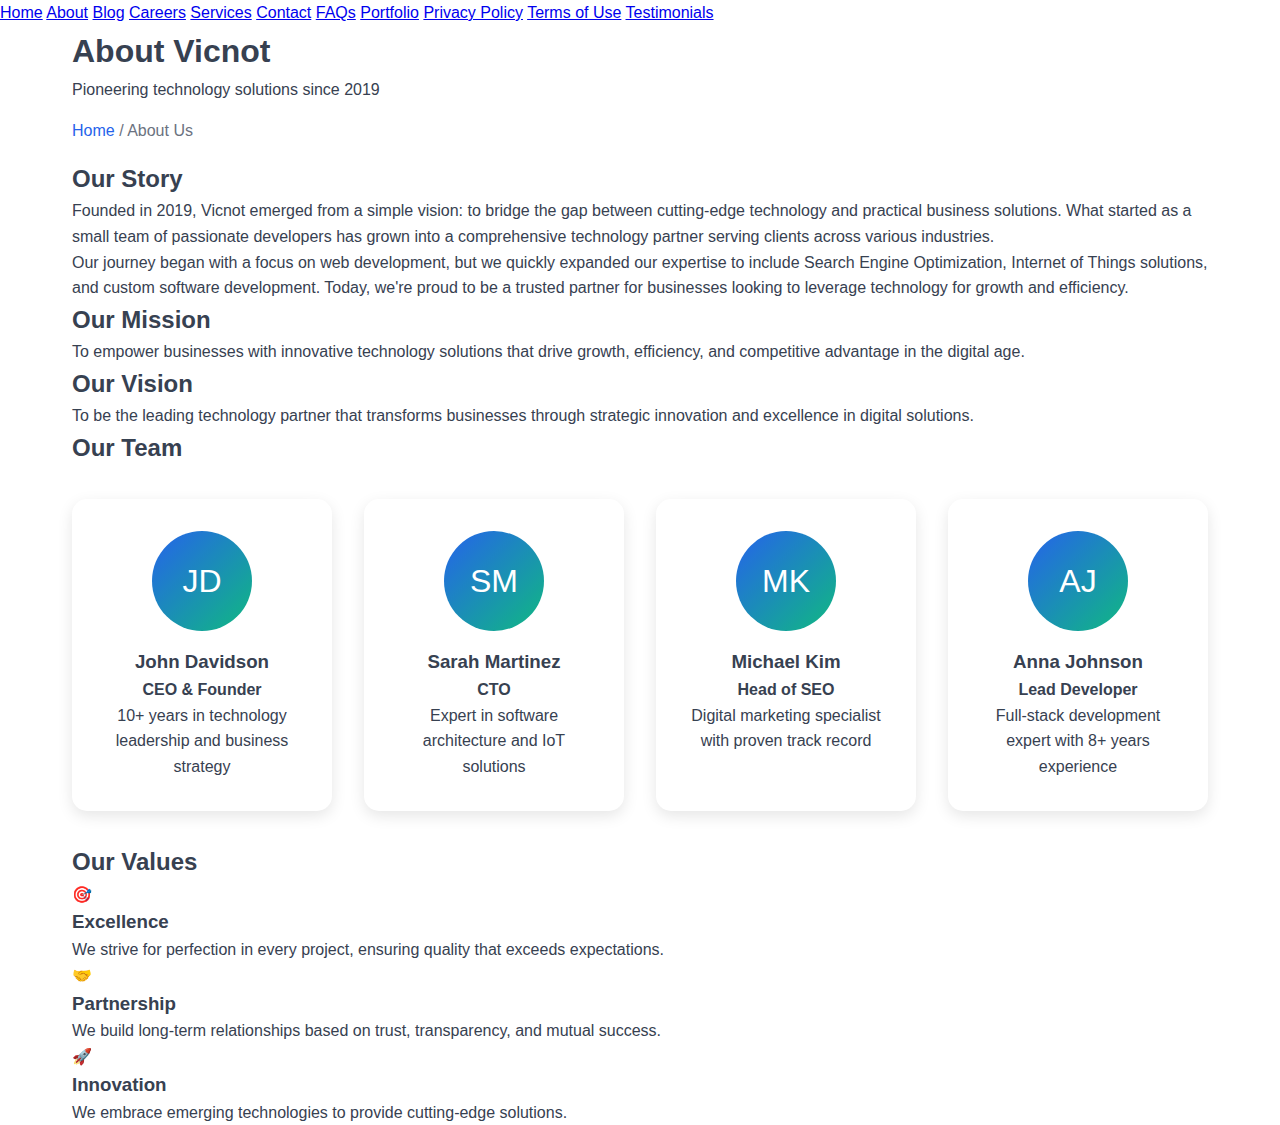
<file: modified website/about/about.html>
<!DOCTYPE html>
<html lang="en">
<head>
    <meta charset="UTF-8" />
    <meta name="viewport" content="width=device-width, initial-scale=1" />
    <meta name="description" content="Vicnot - Leading technology company specializing in SEO, IoT Solutions, and Custom Software Development" />
    <meta name="keywords" content="SEO, IoT, Software Development, Technology Solutions" />
    <title>About Vicnot | Vicnot Technology Solutions</title>
    <link rel="stylesheet" href="../css/style.css" />
</head>
<body>
    <nav aria-label="Primary navigation">
  <a href="index.html">Home</a>
  <a href="about.html">About</a>
  <a href="blog.html">Blog</a>
  <a href="careers.html">Careers</a>
  <a href="services.html">Services</a>
  <a href="contact.html">Contact</a>
  <a href="faqs.html">FAQs</a>
  <a href="portfolio.html">Portfolio</a>
  <a href="privacy.html">Privacy Policy</a>
  <a href="terms.html">Terms of Use</a>
  <a href="testimonials.html">Testimonials</a>
</nav>

    <main>
        <section id="about" class="section about-section">
          <div class="container">
            <h1>About Vicnot</h1>
            <p class="subtitle">Pioneering technology solutions since 2019</p>
            <nav class="breadcrumb">
              <a href="#" onclick="showPage('home')">Home</a> / About Us
            </nav>
            <article class="about-story">
              <h2>Our Story</h2>
              <p>
                Founded in 2019, Vicnot emerged from a simple vision: to bridge the gap between cutting-edge technology and practical business solutions. What started as a small team of passionate developers has grown into a comprehensive technology partner serving clients across various industries.
              </p>
              <p>
                Our journey began with a focus on web development, but we quickly expanded our expertise to include Search Engine Optimization, Internet of Things solutions, and custom software development. Today, we're proud to be a trusted partner for businesses looking to leverage technology for growth and efficiency.
              </p>
            </article>
            <article class="about-mission-vision">
              <h2>Our Mission</h2>
              <p>To empower businesses with innovative technology solutions that drive growth, efficiency, and competitive advantage in the digital age.</p>
              <h2>Our Vision</h2>
              <p>To be the leading technology partner that transforms businesses through strategic innovation and excellence in digital solutions.</p>
            </article>
            <section class="team">
              <h2>Our Team</h2>
              <div class="team-grid">
                <div class="team-member">
                  <div class="team-avatar">JD</div>
                  <h3>John Davidson</h3>
                  <p><strong>CEO &amp; Founder</strong></p>
                  <p>10+ years in technology leadership and business strategy</p>
                </div>
                <div class="team-member">
                  <div class="team-avatar">SM</div>
                  <h3>Sarah Martinez</h3>
                  <p><strong>CTO</strong></p>
                  <p>Expert in software architecture and IoT solutions</p>
                </div>
                <div class="team-member">
                  <div class="team-avatar">MK</div>
                  <h3>Michael Kim</h3>
                  <p><strong>Head of SEO</strong></p>
                  <p>Digital marketing specialist with proven track record</p>
                </div>
                <div class="team-member">
                  <div class="team-avatar">AJ</div>
                  <h3>Anna Johnson</h3>
                  <p><strong>Lead Developer</strong></p>
                  <p>Full-stack development expert with 8+ years experience</p>
                </div>
              </div>
            </section>
            <section class="values">
              <h2>Our Values</h2>
              <div class="values-grid">
                <div class="value-card">
                  <div class="value-icon">🎯</div>
                  <h3>Excellence</h3>
                  <p>We strive for perfection in every project, ensuring quality that exceeds expectations.</p>
                </div>
                <div class="value-card">
                  <div class="value-icon">🤝</div>
                  <h3>Partnership</h3>
                  <p>We build long-term relationships based on trust, transparency, and mutual success.</p>
                </div>
                <div class="value-card">
                  <div class="value-icon">🚀</div>
                  <h3>Innovation</h3>
                  <p>We embrace emerging technologies to provide cutting-edge solutions.</p>
                </div>
              </div>
            </section>
          </div>
        </section>
    </main>
</body>
</html>
</file>
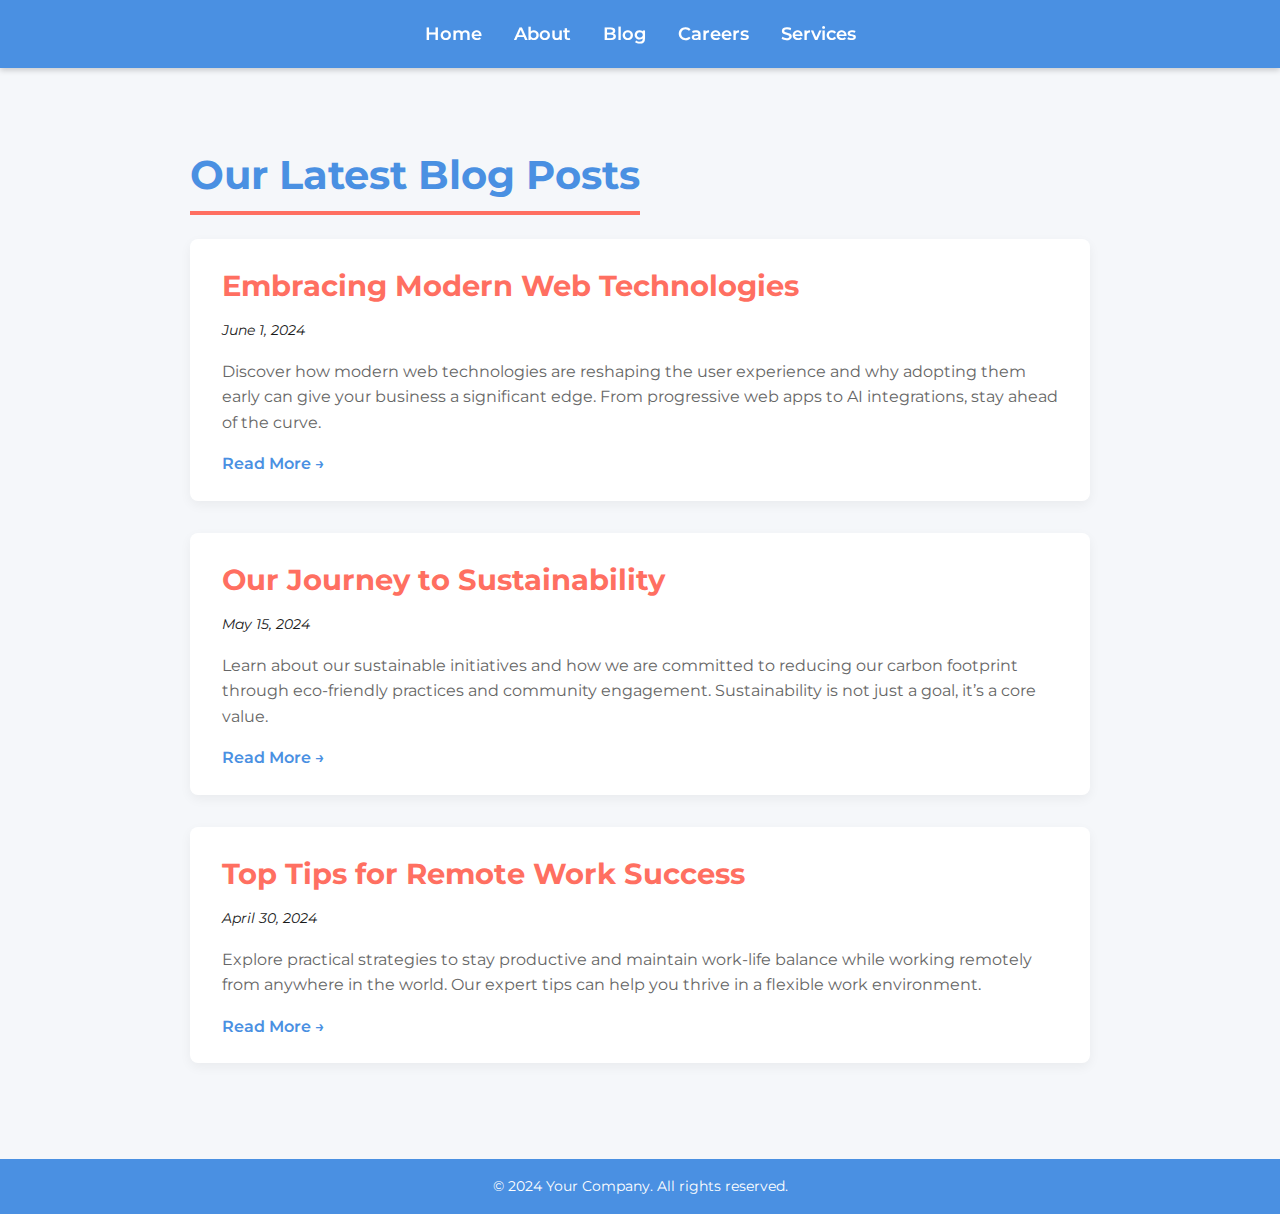
<file: modified website/blog/blog.html>
<!DOCTYPE html>
<html lang="en">
<head>
  <meta charset="UTF-8" />
  <meta name="viewport" content="width=device-width, initial-scale=1" />
  <title>Blog - Your Company</title>
  <style>
    @import url('https://fonts.googleapis.com/css2?family=Montserrat:wght@400;700&display=swap');

    :root {
      --color-primary: #4a90e2;
      --color-secondary: #f5f7fa;
      --color-accent: #ff6f61;
      --color-dark: #1a1a1a;
      --color-light-text: #666666;
    }

    body {
      margin: 0;
      font-family: 'Montserrat', sans-serif;
      background-color: var(--color-secondary);
      color: var(--color-dark);
      line-height: 1.6;
      min-height: 100vh;
      display: flex;
      flex-direction: column;
    }

    header {
      background-color: var(--color-primary);
      color: white;
      padding: 1.25rem 2rem;
      position: sticky;
      top: 0;
      z-index: 1000;
      box-shadow: 0 2px 6px rgba(0,0,0,0.2);
    }

    header nav {
      display: flex;
      justify-content: center;
      gap: 2rem;
    }

    header nav a {
      color: white;
      text-decoration: none;
      font-weight: 600;
      font-size: 1.1rem;
      transition: color 0.3s ease;
    }

    header nav a:hover,
    header nav a:focus {
      color: var(--color-accent);
      outline: none;
    }
    
    main {
      max-width: 900px;
      margin: 3rem auto 4rem auto;
      padding: 0 1rem;
      flex-grow: 1;
    }

    h1 {
      font-size: 2.5rem;
      color: var(--color-primary);
      margin-bottom: 1.5rem;
      border-bottom: 4px solid var(--color-accent);
      display: inline-block;
      padding-bottom: 0.25rem;
    }

    article.post {
      background-color: white;
      padding: 1.5rem 2rem;
      margin-bottom: 2rem;
      border-radius: 8px;
      box-shadow: 0 4px 12px rgba(0,0,0,0.05);
      transition: box-shadow 0.3s ease;
    }

    article.post:hover,
    article.post:focus-within {
      box-shadow: 0 8px 20px rgba(0,0,0,0.1);
    }

    article.post h2 {
      color: var(--color-accent);
      margin-top: 0;
      font-weight: 700;
      font-size: 1.8rem;
      margin-bottom: 0.5rem;
    }

    article.post p {
      color: var(--color-light-text);
      font-size: 1rem;
      margin-bottom: 1rem;
    }

    article.post time {
      color: var(--color-dark);
      font-size: 0.875rem;
      font-style: italic;
    }

    footer {
      text-align: center;
      padding: 1rem;
      background-color: var(--color-primary);
      color: white;
      font-size: 0.9rem;
      margin-top: auto;
    }

    /* Responsive */
    @media (max-width: 600px) {
      main {
        margin: 2rem 0 3rem 0;
        padding: 0 1rem;
      }
      article.post {
        padding: 1rem 1.25rem;
      }
    }

  </style>
</head>
<body>
  <header>
    <nav aria-label="Primary navigation">
      <a href="index.html">Home</a>
      <a href="about.html">About</a>
      <a href="blog.html" aria-current="page">Blog</a>
      <a href="careers.html">Careers</a>
      <a href="services.html">Services</a>
    </nav>
  </header>

  <main>
    <h1>Our Latest Blog Posts</h1>
    
    <article class="post" tabindex="0">
      <h2>Embracing Modern Web Technologies</h2>
      <time datetime="2024-06-01">June 1, 2024</time>
      <p>Discover how modern web technologies are reshaping the user experience and why adopting them early can give your business a significant edge. From progressive web apps to AI integrations, stay ahead of the curve.</p>
      <a href="#" aria-label="Read more about Embracing Modern Web Technologies" style="color: var(--color-primary); font-weight: 600; text-decoration: none;">Read More &rarr;</a>
    </article>

    <article class="post" tabindex="0">
      <h2>Our Journey to Sustainability</h2>
      <time datetime="2024-05-15">May 15, 2024</time>
      <p>Learn about our sustainable initiatives and how we are committed to reducing our carbon footprint through eco-friendly practices and community engagement. Sustainability is not just a goal, it’s a core value.</p>
      <a href="#" aria-label="Read more about Our Journey to Sustainability" style="color: var(--color-primary); font-weight: 600; text-decoration: none;">Read More &rarr;</a>
    </article>

    <article class="post" tabindex="0">
      <h2>Top Tips for Remote Work Success</h2>
      <time datetime="2024-04-30">April 30, 2024</time>
      <p>Explore practical strategies to stay productive and maintain work-life balance while working remotely from anywhere in the world. Our expert tips can help you thrive in a flexible work environment.</p>
      <a href="#" aria-label="Read more about Top Tips for Remote Work Success" style="color: var(--color-primary); font-weight: 600; text-decoration: none;">Read More &rarr;</a>
    </article>
  </main>

  <footer>
    &copy; 2024 Your Company. All rights reserved.
  </footer>
</body>
</html>
</file>
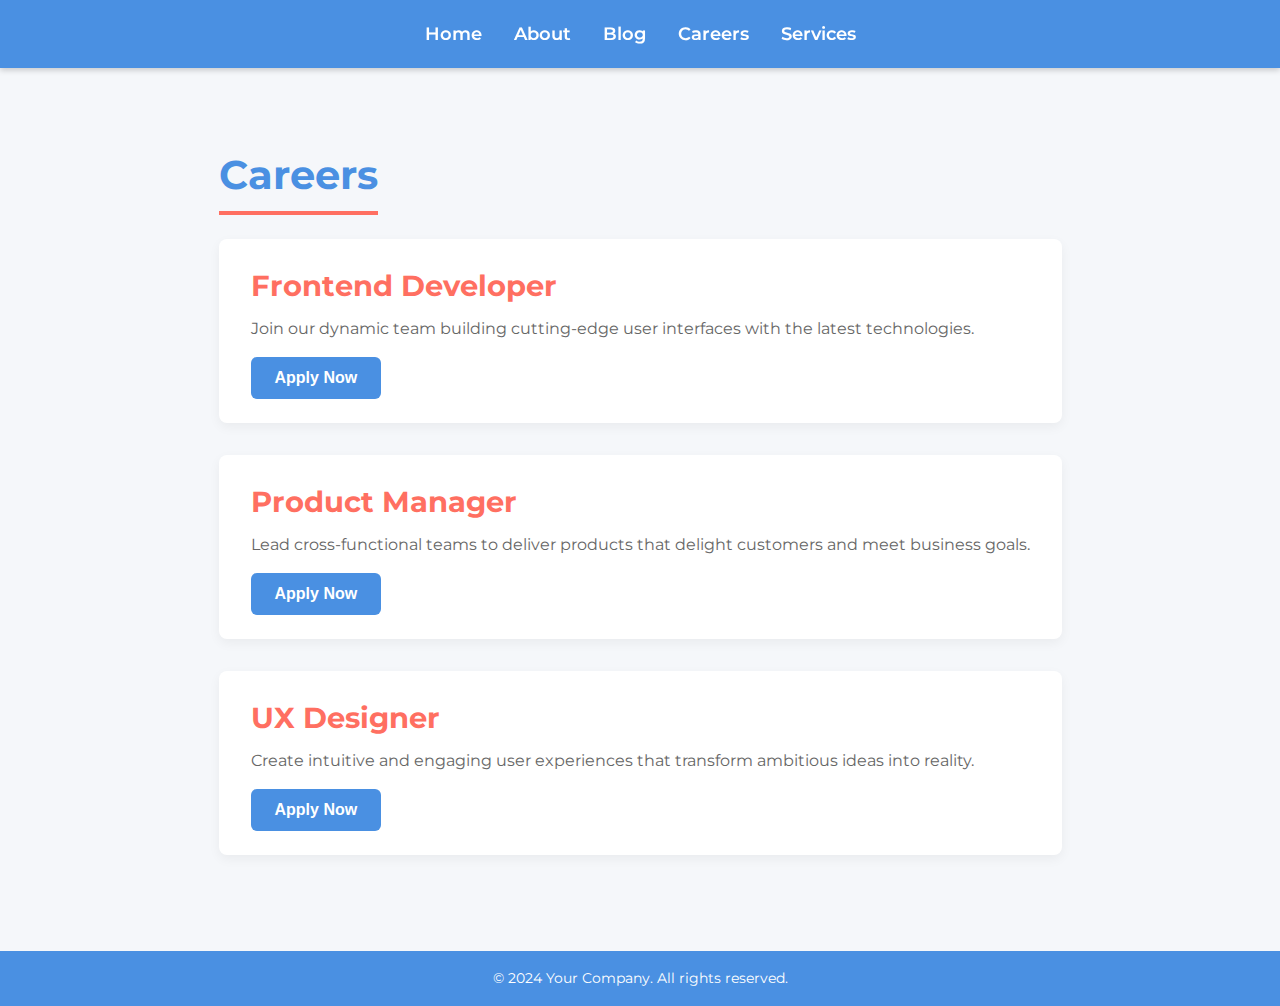
<file: modified website/careers/careers.html>
<!DOCTYPE html>
<html lang="en">
<head>
  <meta charset="UTF-8" />
  <meta name="viewport" content="width=device-width, initial-scale=1" />
  <title>Careers - Your Company</title>
  <style>
    @import url('https://fonts.googleapis.com/css2?family=Montserrat:wght@400;700&display=swap');

    :root {
      --color-primary: #4a90e2;
      --color-secondary: #f5f7fa;
      --color-accent: #ff6f61;
      --color-dark: #1a1a1a;
      --color-light-text: #666666;
    }

    body {
      margin: 0;
      font-family: 'Montserrat', sans-serif;
      background-color: var(--color-secondary);
      color: var(--color-dark);
      line-height: 1.6;
      min-height: 100vh;
      display: flex;
      flex-direction: column;
    }

    header {
      background-color: var(--color-primary);
      color: white;
      padding: 1.25rem 2rem;
      position: sticky;
      top: 0;
      z-index: 1000;
      box-shadow: 0 2px 6px rgba(0,0,0,0.2);
    }

    header nav {
      display: flex;
      justify-content: center;
      gap: 2rem;
    }

    header nav a {
      color: white;
      text-decoration: none;
      font-weight: 600;
      font-size: 1.1rem;
      transition: color 0.3s ease;
    }

    header nav a:hover,
    header nav a:focus {
      color: var(--color-accent);
      outline: none;
    }

    main {
      max-width: 900px;
      margin: 3rem auto 4rem auto;
      padding: 0 1rem;
      flex-grow: 1;
    }

    h1 {
      font-size: 2.5rem;
      color: var(--color-primary);
      margin-bottom: 1.5rem;
      border-bottom: 4px solid var(--color-accent);
      display: inline-block;
      padding-bottom: 0.25rem;
    }

    ul.job-listings {
      list-style: none;
      padding: 0;
      margin: 0;
    }

    ul.job-listings li {
      background-color: white;
      margin-bottom: 2rem;
      padding: 1.5rem 2rem;
      border-radius: 8px;
      box-shadow: 0 4px 12px rgba(0,0,0,0.05);
      transition: box-shadow 0.3s ease;
      outline-offset: 4px;
    }
    ul.job-listings li:hover,
    ul.job-listings li:focus-within {
      box-shadow: 0 8px 20px rgba(0,0,0,0.1);
    }

    ul.job-listings li h2 {
      margin: 0 0 0.5rem 0;
      font-size: 1.8rem;
      color: var(--color-accent);
      font-weight: 700;
    }

    ul.job-listings li p {
      margin: 0 0 1rem 0;
      font-size: 1rem;
      color: var(--color-light-text);
      line-height: 1.5;
    }

    ul.job-listings li button.apply-btn {
      background-color: var(--color-primary);
      border: none;
      color: white;
      padding: 0.75rem 1.5rem;
      font-weight: 700;
      font-size: 1rem;
      border-radius: 6px;
      cursor: pointer;
      transition: background-color 0.3s ease;
    }

    ul.job-listings li button.apply-btn:hover,
    ul.job-listings li button.apply-btn:focus {
      background-color: #3a74c0;
      outline: none;
    }

    footer {
      text-align: center;
      padding: 1rem;
      background-color: var(--color-primary);
      color: white;
      font-size: 0.9rem;
      margin-top: auto;
    }

    /* Responsive */
    @media (max-width: 600px) {
      main {
        margin: 2rem 0 3rem 0;
        padding: 0 1rem;
      }
      ul.job-listings li {
        padding: 1rem 1.25rem;
      }
      ul.job-listings li h2 {
        font-size: 1.4rem;
      }
    }
  </style>
</head>
<body>
  <header>
    <nav aria-label="Primary navigation">
      <a href="index.html">Home</a>
      <a href="about.html">About</a>
      <a href="blog.html">Blog</a>
      <a href="careers.html" aria-current="page">Careers</a>
      <a href="services.html">Services</a>
    </nav>
  </header>

  <main>
    <h1>Careers</h1>
    <ul class="job-listings">
      <li tabindex="0">
        <h2>Frontend Developer</h2>
        <p>Join our dynamic team building cutting-edge user interfaces with the latest technologies.</p>
        <button class="apply-btn" aria-label="Apply for Frontend Developer">Apply Now</button>
      </li>
      <li tabindex="0">
        <h2>Product Manager</h2>
        <p>Lead cross-functional teams to deliver products that delight customers and meet business goals.</p>
        <button class="apply-btn" aria-label="Apply for Product Manager">Apply Now</button>
      </li>
      <li tabindex="0">
        <h2>UX Designer</h2>
        <p>Create intuitive and engaging user experiences that transform ambitious ideas into reality.</p>
        <button class="apply-btn" aria-label="Apply for UX Designer">Apply Now</button>
      </li>
    </ul>
  </main>

  <footer>
    &copy; 2024 Your Company. All rights reserved.
  </footer>
</body>
</html>
</file>
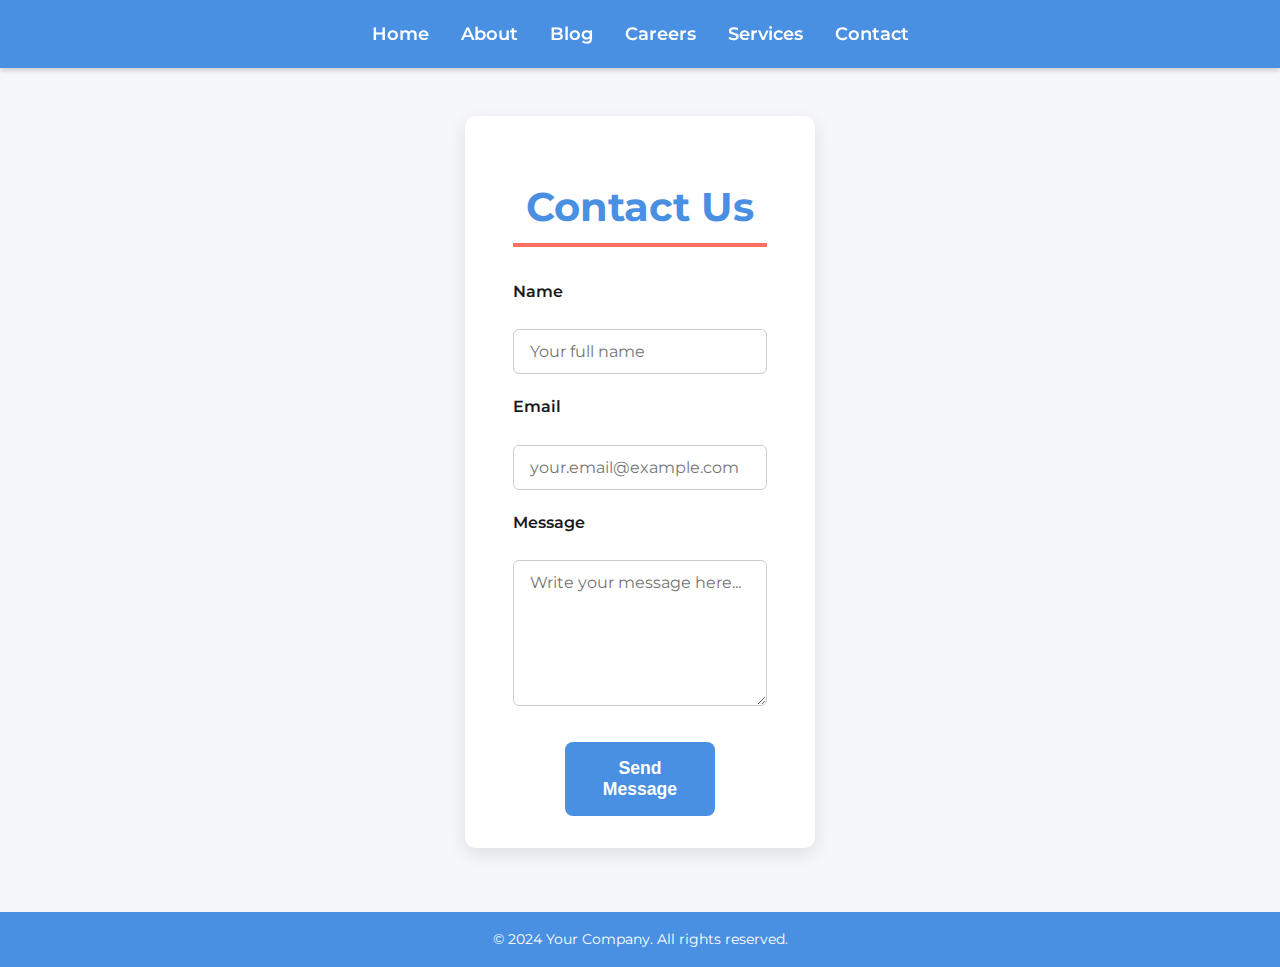
<file: modified website/contact/contact.html>
<!DOCTYPE html>
<html lang="en">
<head>
  <meta charset="UTF-8" />
  <meta name="viewport" content="width=device-width, initial-scale=1" />
  <title>Contact Us - Your Company</title>
  <style>
    @import url('https://fonts.googleapis.com/css2?family=Montserrat:wght@400;700&display=swap');

    :root {
      --color-primary: #4a90e2;
      --color-secondary: #f5f7fa;
      --color-accent: #ff6f61;
      --color-dark: #1a1a1a;
      --color-light-text: #666666;
      --input-bg: #ffffff;
      --input-border: #cccccc;
      --button-bg: var(--color-primary);
      --button-hover-bg: #3a74c0;
    }

    body {
      margin: 0;
      font-family: 'Montserrat', sans-serif;
      background-color: var(--color-secondary);
      color: var(--color-dark);
      line-height: 1.6;
      min-height: 100vh;
      display: flex;
      flex-direction: column;
    }

    header {
      background-color: var(--color-primary);
      color: white;
      padding: 1.25rem 2rem;
      position: sticky;
      top: 0;
      z-index: 1000;
      box-shadow: 0 2px 6px rgba(0,0,0,0.2);
    }

    header nav {
      display: flex;
      justify-content: center;
      gap: 2rem;
    }

    header nav a {
      color: white;
      text-decoration: none;
      font-weight: 600;
      font-size: 1.1rem;
      transition: color 0.3s ease;
    }

    header nav a:hover,
    header nav a:focus {
      color: var(--color-accent);
      outline: none;
    }

    main {
      max-width: 600px;
      margin: 3rem auto 4rem auto;
      padding: 0 1rem;
      flex-grow: 1;
      background-color: white;
      border-radius: 10px;
      box-shadow: 0 6px 18px rgba(0,0,0,0.1);
      padding: 2rem 3rem;
    }

    h1 {
      font-size: 2.5rem;
      color: var(--color-primary);
      margin-bottom: 2rem;
      border-bottom: 4px solid var(--color-accent);
      display: inline-block;
      padding-bottom: 0.25rem;
      text-align: center;
      width: 100%;
    }

    form {
      display: flex;
      flex-direction: column;
      gap: 1.25rem;
    }

    label {
      font-weight: 600;
      color: var(--color-dark);
      margin-bottom: 0.3rem;
      display: block;
    }

    input[type="text"],
    input[type="email"],
    textarea {
      padding: 0.75rem 1rem;
      border: 1.5px solid var(--input-border);
      border-radius: 6px;
      font-size: 1rem;
      font-family: 'Montserrat', sans-serif;
      resize: vertical;
      transition: border-color 0.3s ease;
      background-color: var(--input-bg);
    }

    input[type="text"]:focus,
    input[type="email"]:focus,
    textarea:focus {
      border-color: var(--color-primary);
      outline: none;
      box-shadow: 0 0 5px var(--color-primary);
    }

    textarea {
      min-height: 120px;
    }

    button[type="submit"] {
      background-color: var(--button-bg);
      color: white;
      border: none;
      font-weight: 700;
      font-size: 1.1rem;
      padding: 1rem 1.5rem;
      border-radius: 8px;
      cursor: pointer;
      transition: background-color 0.3s ease;
      align-self: center;
      width: 150px;
      margin-top: 1rem;
    }

    button[type="submit"]:hover,
    button[type="submit"]:focus {
      background-color: var(--button-hover-bg);
      outline: none;
    }

    .success-message {
      background-color: #d4edda;
      border: 1.5px solid #c3e6cb;
      padding: 1rem 1.5rem;
      border-radius: 6px;
      color: #155724;
      margin-top: 1rem;
      text-align: center;
      font-weight: 600;
      display: none;
    }

    footer {
      text-align: center;
      padding: 1rem;
      background-color: var(--color-primary);
      color: white;
      font-size: 0.9rem;
      margin-top: auto;
    }

    /* Responsive */
    @media (max-width: 600px) {
      main {
        margin: 2rem 1rem 3rem 1rem;
        padding: 2rem 1.5rem;
      }
      h1 {
        font-size: 2rem;
      }
      button[type="submit"] {
        width: 100%;
      }
    }
  </style>
</head>
<body>
  <header>
    <nav aria-label="Primary navigation">
      <a href="index.html">Home</a>
      <a href="about.html">About</a>
      <a href="blog.html">Blog</a>
      <a href="careers.html">Careers</a>
      <a href="services.html">Services</a>
      <a href="contact.html" aria-current="page">Contact</a>
    </nav>
  </header>

  <main>
    <h1>Contact Us</h1>
    <form id="contactForm" novalidate>
      <label for="name">Name</label>
      <input type="text" id="name" name="name" required aria-required="true" placeholder="Your full name" />

      <label for="email">Email</label>
      <input type="email" id="email" name="email" required aria-required="true" placeholder="your.email@example.com" />

      <label for="message">Message</label>
      <textarea id="message" name="message" required aria-required="true" placeholder="Write your message here..."></textarea>

      <button type="submit">Send Message</button>
      <div class="success-message" id="successMessage" role="alert" aria-live="assertive">
        Thank you for contacting us! We will get back to you soon.
      </div>
    </form>
  </main>

  <footer>
    &copy; 2024 Your Company. All rights reserved.
  </footer>

  <script>
    // Simple client-side form validation and success message without backend
    const form = document.getElementById('contactForm');
    const successMessage = document.getElementById('successMessage');

    form.addEventListener('submit', function(event) {
      event.preventDefault();

      // Basic validity check
      if (!form.checkValidity()) {
        form.reportValidity();
        return;
      }

      // Simulate successful submission
      form.reset();
      successMessage.style.display = 'block';

      // Hide success message after 5 seconds
      setTimeout(() => {
        successMessage.style.display = 'none';
      }, 5000);
    });
  </script>
</body>
</html>
</file>
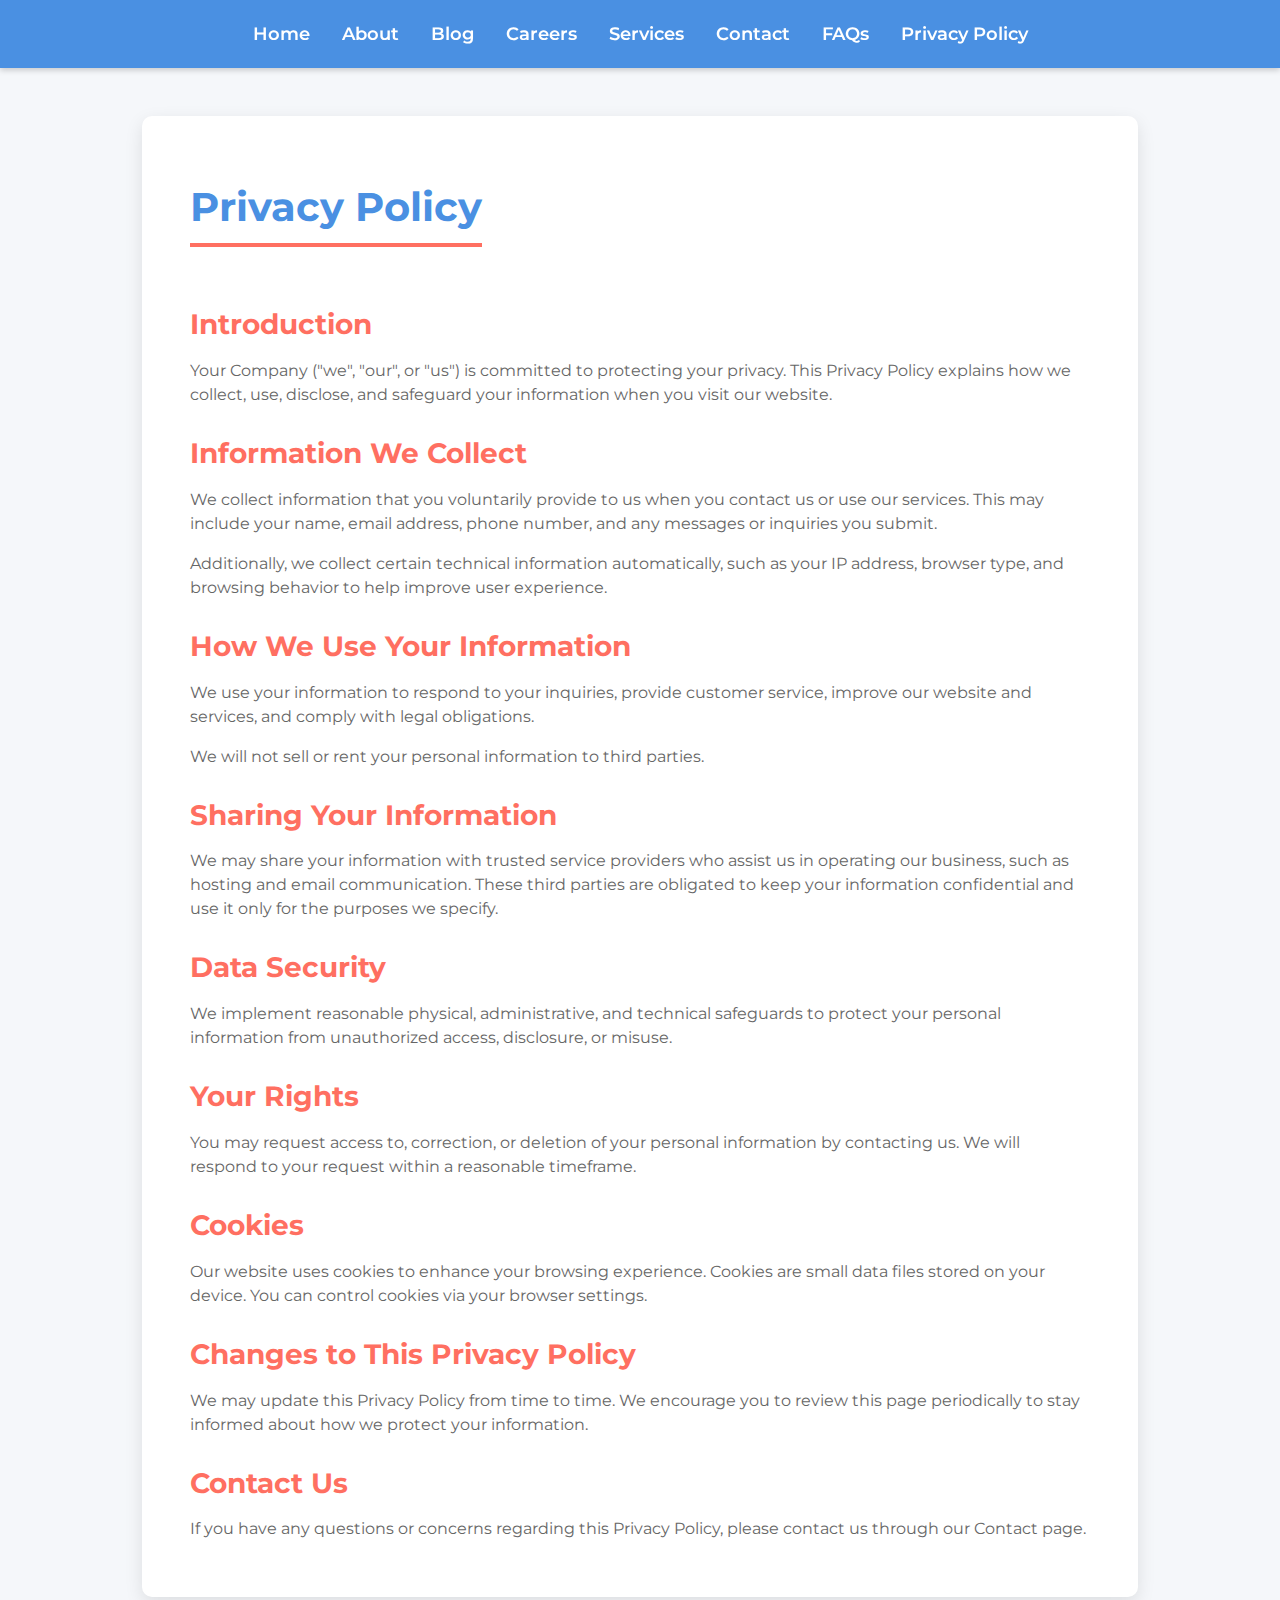
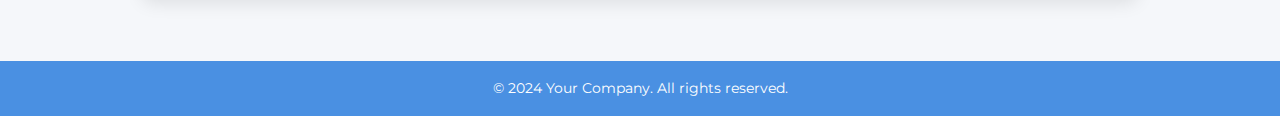
<file: modified website/privacy/privacy.html>
<!DOCTYPE html>
<html lang="en">
<head>
  <meta charset="UTF-8" />
  <meta name="viewport" content="width=device-width, initial-scale=1" />
  <title>Privacy Policy - Your Company</title>
  <style>
    @import url('https://fonts.googleapis.com/css2?family=Montserrat:wght@400;700&display=swap');

    :root {
      --color-primary: #4a90e2;
      --color-secondary: #f5f7fa;
      --color-accent: #ff6f61;
      --color-dark: #1a1a1a;
      --color-light-text: #666666;
    }

    body {
      margin: 0;
      font-family: 'Montserrat', sans-serif;
      background-color: var(--color-secondary);
      color: var(--color-dark);
      line-height: 1.6;
      min-height: 100vh;
      display: flex;
      flex-direction: column;
    }

    header {
      background-color: var(--color-primary);
      color: white;
      padding: 1.25rem 2rem;
      position: sticky;
      top: 0;
      z-index: 1000;
      box-shadow: 0 2px 6px rgba(0,0,0,0.2);
    }

    header nav {
      display: flex;
      justify-content: center;
      gap: 2rem;
    }

    header nav a {
      color: white;
      text-decoration: none;
      font-weight: 600;
      font-size: 1.1rem;
      transition: color 0.3s ease;
    }

    header nav a:hover,
    header nav a:focus {
      color: var(--color-accent);
      outline: none;
    }

    main {
      max-width: 900px;
      margin: 3rem auto 4rem auto;
      padding: 0 1rem;
      flex-grow: 1;
      background-color: white;
      border-radius: 10px;
      box-shadow: 0 6px 18px rgba(0,0,0,0.1);
      padding: 2rem 3rem;
    }

    h1 {
      font-size: 2.5rem;
      color: var(--color-primary);
      margin-bottom: 2rem;
      border-bottom: 4px solid var(--color-accent);
      display: inline-block;
      padding-bottom: 0.25rem;
    }

    section {
      margin-bottom: 1.5rem;
    }

    section h2 {
      font-size: 1.75rem;
      color: var(--color-accent);
      margin-bottom: 0.75rem;
    }

    section p {
      margin-top: 0;
      margin-bottom: 1rem;
      color: var(--color-light-text);
      font-size: 1rem;
      line-height: 1.5;
    }

    footer {
      text-align: center;
      padding: 1rem;
      background-color: var(--color-primary);
      color: white;
      font-size: 0.9rem;
      margin-top: auto;
    }

    /* Responsive */
    @media (max-width: 600px) {
      main {
        margin: 2rem 1rem 3rem 1rem;
        padding: 2rem 1.5rem;
      }
      h1 {
        font-size: 2rem;
      }
      section h2 {
        font-size: 1.5rem;
      }
    }
  </style>
</head>
<body>
  <header>
    <nav aria-label="Primary navigation">
      <a href="index.html">Home</a>
      <a href="about.html">About</a>
      <a href="blog.html">Blog</a>
      <a href="careers.html">Careers</a>
      <a href="services.html">Services</a>
      <a href="contact.html">Contact</a>
      <a href="faqs.html">FAQs</a>
      <a href="privacy.html" aria-current="page">Privacy Policy</a>
    </nav>
  </header>

  <main>
    <h1>Privacy Policy</h1>

    <section>
      <h2>Introduction</h2>
      <p>Your Company ("we", "our", or "us") is committed to protecting your privacy. This Privacy Policy explains how we collect, use, disclose, and safeguard your information when you visit our website.</p>
    </section>

    <section>
      <h2>Information We Collect</h2>
      <p>We collect information that you voluntarily provide to us when you contact us or use our services. This may include your name, email address, phone number, and any messages or inquiries you submit.</p>
      <p>Additionally, we collect certain technical information automatically, such as your IP address, browser type, and browsing behavior to help improve user experience.</p>
    </section>

    <section>
      <h2>How We Use Your Information</h2>
      <p>We use your information to respond to your inquiries, provide customer service, improve our website and services, and comply with legal obligations.</p>
      <p>We will not sell or rent your personal information to third parties.</p>
    </section>

    <section>
      <h2>Sharing Your Information</h2>
      <p>We may share your information with trusted service providers who assist us in operating our business, such as hosting and email communication. These third parties are obligated to keep your information confidential and use it only for the purposes we specify.</p>
    </section>

    <section>
      <h2>Data Security</h2>
      <p>We implement reasonable physical, administrative, and technical safeguards to protect your personal information from unauthorized access, disclosure, or misuse.</p>
    </section>

    <section>
      <h2>Your Rights</h2>
      <p>You may request access to, correction, or deletion of your personal information by contacting us. We will respond to your request within a reasonable timeframe.</p>
    </section>

    <section>
      <h2>Cookies</h2>
      <p>Our website uses cookies to enhance your browsing experience. Cookies are small data files stored on your device. You can control cookies via your browser settings.</p>
    </section>

    <section>
      <h2>Changes to This Privacy Policy</h2>
      <p>We may update this Privacy Policy from time to time. We encourage you to review this page periodically to stay informed about how we protect your information.</p>
    </section>

    <section>
      <h2>Contact Us</h2>
      <p>If you have any questions or concerns regarding this Privacy Policy, please contact us through our Contact page.</p>
    </section>
  </main>

  <footer>
    &copy; 2024 Your Company. All rights reserved.
  </footer>
</body>
</html>
</file>
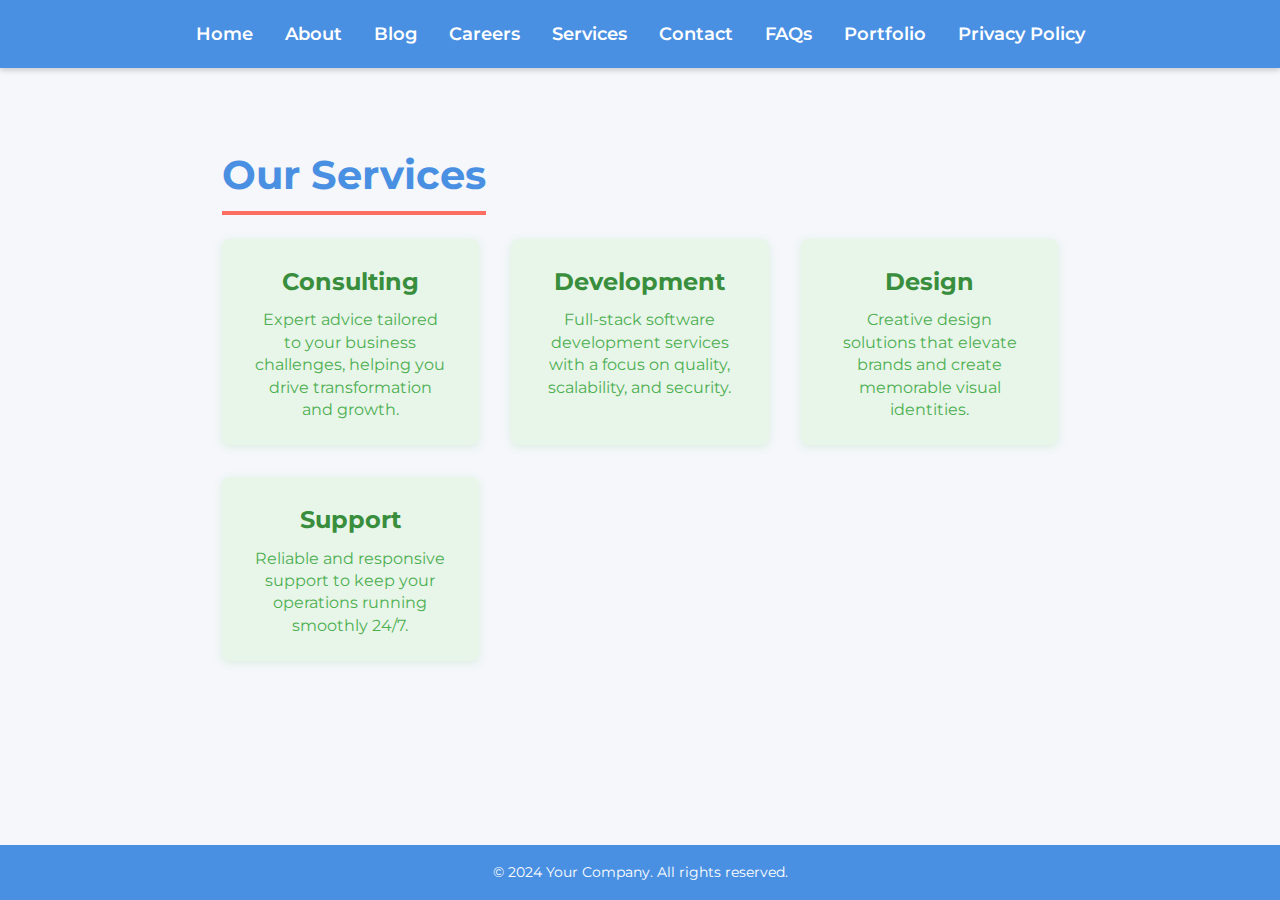
<file: modified website/services/services.html>
<!DOCTYPE html>
<html lang="en">
<head>
  <meta charset="UTF-8" />
  <meta name="viewport" content="width=device-width, initial-scale=1" />
  <title>Services - Your Company</title>
  <style>
    @import url('https://fonts.googleapis.com/css2?family=Montserrat:wght@400;700&display=swap');

    :root {
      --color-primary: #4a90e2;
      --color-secondary: #f5f7fa;
      --color-accent: #ff6f61;
      --color-dark: #1a1a1a;
      --color-light-text: #666666;
    }

    body {
      margin: 0;
      font-family: 'Montserrat', sans-serif;
      background-color: var(--color-secondary);
      color: var(--color-dark);
      line-height: 1.6;
      min-height: 100vh;
      display: flex;
      flex-direction: column;
    }

    header {
      background-color: var(--color-primary);
      color: white;
      padding: 1.25rem 2rem;
      position: sticky;
      top: 0;
      z-index: 1000;
      box-shadow: 0 2px 6px rgba(0,0,0,0.2);
    }

    header nav {
      display: flex;
      justify-content: center;
      gap: 2rem;
    }

    header nav a {
      color: white;
      text-decoration: none;
      font-weight: 600;
      font-size: 1.1rem;
      transition: color 0.3s ease;
    }

    header nav a:hover,
    header nav a:focus {
      color: var(--color-accent);
      outline: none;
    }

    main {
      max-width: 900px;
      margin: 3rem auto 4rem auto;
      padding: 0 1rem;
      flex-grow: 1;
    }

    h1 {
      font-size: 2.5rem;
      color: var(--color-primary);
      margin-bottom: 1.5rem;
      border-bottom: 4px solid var(--color-accent);
      display: inline-block;
      padding-bottom: 0.25rem;
    }

    #services {
      display: grid;
      grid-template-columns: repeat(auto-fit, minmax(240px, 1fr));
      gap: 2rem;
    }

    .service-card {
      background-color: #e8f5e9;
      border-radius: 8px;
      padding: 1.5rem 2rem;
      box-shadow: 0 2px 10px rgba(72, 180, 97, 0.15);
      text-align: center;
      transition: box-shadow 0.3s ease;
      cursor: default;
    }

    .service-card:hover,
    .service-card:focus-within {
      box-shadow: 0 6px 20px rgba(72, 180, 97, 0.3);
      outline: none;
    }

    .service-card h3 {
      margin-top: 0;
      color: #388e3c;
      font-weight: 700;
      margin-bottom: 0.5rem;
      font-size: 1.5rem;
    }

    .service-card p {
      color: #4caf50;
      font-size: 1rem;
      margin: 0;
      line-height: 1.4;
    }

    footer {
      text-align: center;
      padding: 1rem;
      background-color: var(--color-primary);
      color: white;
      font-size: 0.9rem;
      margin-top: auto;
    }

    /* Responsive */
    @media (max-width: 600px) {
      main {
        margin: 2rem 0 3rem 0;
        padding: 0 1rem;
      }
    }
  </style>
</head>
<body>
  <header>
    <nav aria-label="Primary navigation">
      <a href="index.html">Home</a>
      <a href="about.html">About</a>
      <a href="blog.html">Blog</a>
      <a href="careers.html">Careers</a>
      <a href="services.html" aria-current="page">Services</a>
      <a href="contact.html">Contact</a>
      <a href="faqs.html">FAQs</a>
      <a href="portfolio.html">Portfolio</a>
      <a href="privacy.html">Privacy Policy</a>
    </nav>
  </header>

  <main>
    <h1>Our Services</h1>
    <section id="services" aria-label="List of services">
      <div class="service-card" tabindex="0">
        <h3>Consulting</h3>
        <p>Expert advice tailored to your business challenges, helping you drive transformation and growth.</p>
      </div>
      <div class="service-card" tabindex="0">
        <h3>Development</h3>
        <p>Full-stack software development services with a focus on quality, scalability, and security.</p>
      </div>
      <div class="service-card" tabindex="0">
        <h3>Design</h3>
        <p>Creative design solutions that elevate brands and create memorable visual identities.</p>
      </div>
      <div class="service-card" tabindex="0">
        <h3>Support</h3>
        <p>Reliable and responsive support to keep your operations running smoothly 24/7.</p>
      </div>
    </section>
  </main>

  <footer>
    &copy; 2024 Your Company. All rights reserved.
  </footer>
</body>
</html>
</file>
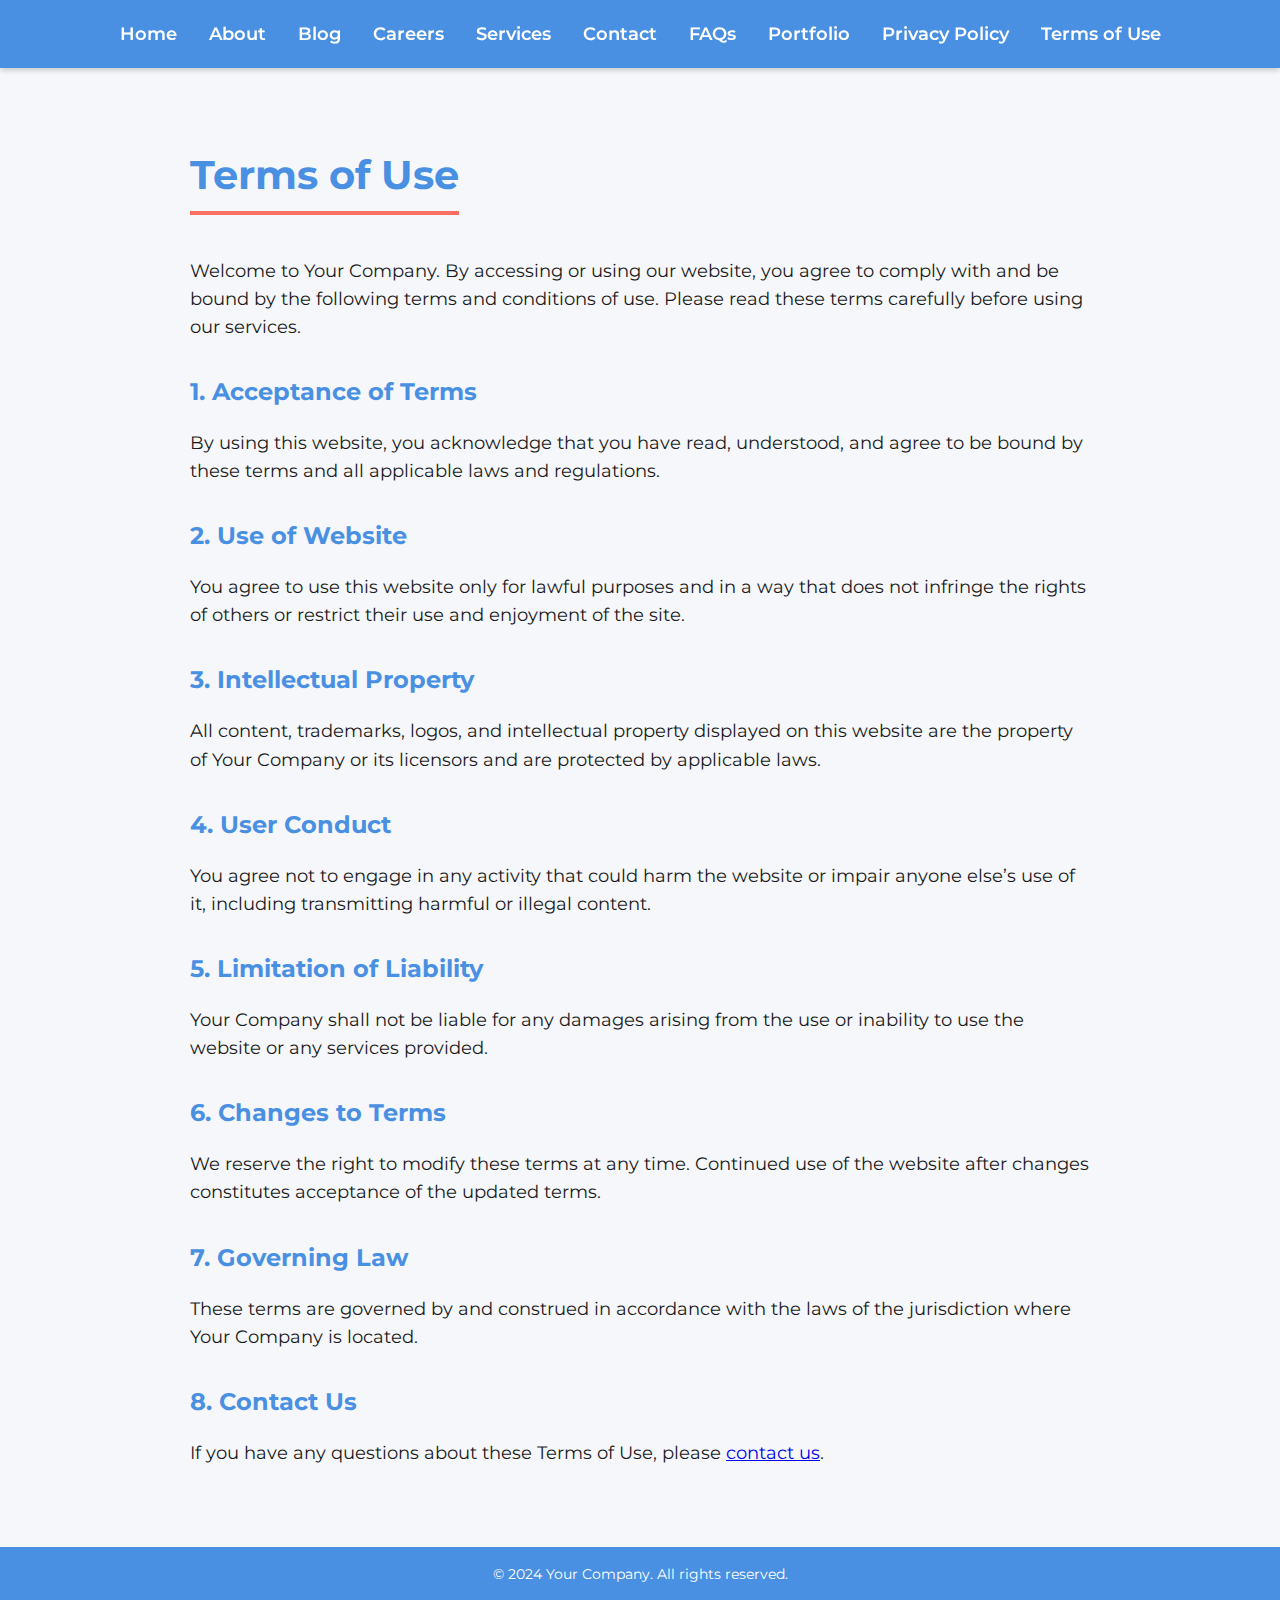
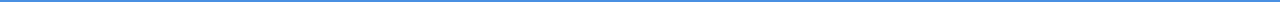
<file: modified website/terms/terms.html>
<!DOCTYPE html>
<html lang="en">
<head>
  <meta charset="UTF-8" />
  <meta name="viewport" content="width=device-width, initial-scale=1" />
  <title>Terms of Use - Your Company</title>
  <style>
    @import url('https://fonts.googleapis.com/css2?family=Montserrat:wght@400;700&display=swap');

    :root {
      --color-primary: #4a90e2;
      --color-secondary: #f5f7fa;
      --color-accent: #ff6f61;
      --color-dark: #1a1a1a;
      --color-light-text: #666666;
    }

    body {
      margin: 0;
      font-family: 'Montserrat', sans-serif;
      background-color: var(--color-secondary);
      color: var(--color-dark);
      line-height: 1.6;
      min-height: 100vh;
      display: flex;
      flex-direction: column;
    }

    header {
      background-color: var(--color-primary);
      color: white;
      padding: 1.25rem 2rem;
      position: sticky;
      top: 0;
      z-index: 1000;
      box-shadow: 0 2px 6px rgba(0,0,0,0.2);
    }

    header nav {
      display: flex;
      justify-content: center;
      gap: 2rem;
      flex-wrap: wrap;
    }

    header nav a {
      color: white;
      text-decoration: none;
      font-weight: 600;
      font-size: 1.1rem;
      transition: color 0.3s ease;
    }

    header nav a:hover,
    header nav a:focus {
      color: var(--color-accent);
      outline: none;
    }

    main {
      max-width: 900px;
      margin: 3rem auto 4rem auto;
      padding: 0 1rem;
      flex-grow: 1;
    }

    h1 {
      font-size: 2.5rem;
      color: var(--color-primary);
      margin-bottom: 1.5rem;
      border-bottom: 4px solid var(--color-accent);
      display: inline-block;
      padding-bottom: 0.25rem;
    }

    h2 {
      color: var(--color-primary);
      margin-top: 2rem;
      margin-bottom: 0.75rem;
      font-weight: 700;
      font-size: 1.5rem;
    }

    p {
      color: var(--color-dark);
      font-size: 1.1rem;
      margin-bottom: 1rem;
    }

    footer {
      text-align: center;
      padding: 1rem;
      background-color: var(--color-primary);
      color: white;
      font-size: 0.9rem;
      margin-top: auto;
    }

    /* Responsive */
    @media (max-width: 600px) {
      main {
        margin: 2rem 0 3rem 0;
        padding: 0 1rem;
      }
      header nav {
        gap: 1rem;
      }
    }
  </style>
</head>
<body>
  <header>
    <nav aria-label="Primary navigation">
      <a href="index.html">Home</a>
      <a href="about.html">About</a>
      <a href="blog.html">Blog</a>
      <a href="careers.html">Careers</a>
      <a href="services.html">Services</a>
      <a href="contact.html">Contact</a>
      <a href="faqs.html">FAQs</a>
      <a href="portfolio.html">Portfolio</a>
      <a href="privacy.html">Privacy Policy</a>
      <a href="terms.html" aria-current="page">Terms of Use</a>
    </nav>
  </header>

  <main>
    <h1>Terms of Use</h1>

    <p>Welcome to Your Company. By accessing or using our website, you agree to comply with and be bound by the following terms and conditions of use. Please read these terms carefully before using our services.</p>

    <h2>1. Acceptance of Terms</h2>
    <p>By using this website, you acknowledge that you have read, understood, and agree to be bound by these terms and all applicable laws and regulations.</p>

    <h2>2. Use of Website</h2>
    <p>You agree to use this website only for lawful purposes and in a way that does not infringe the rights of others or restrict their use and enjoyment of the site.</p>

    <h2>3. Intellectual Property</h2>
    <p>All content, trademarks, logos, and intellectual property displayed on this website are the property of Your Company or its licensors and are protected by applicable laws.</p>

    <h2>4. User Conduct</h2>
    <p>You agree not to engage in any activity that could harm the website or impair anyone else’s use of it, including transmitting harmful or illegal content.</p>

    <h2>5. Limitation of Liability</h2>
    <p>Your Company shall not be liable for any damages arising from the use or inability to use the website or any services provided.</p>

    <h2>6. Changes to Terms</h2>
    <p>We reserve the right to modify these terms at any time. Continued use of the website after changes constitutes acceptance of the updated terms.</p>

    <h2>7. Governing Law</h2>
    <p>These terms are governed by and construed in accordance with the laws of the jurisdiction where Your Company is located.</p>

    <h2>8. Contact Us</h2>
    <p>If you have any questions about these Terms of Use, please <a href="contact.html">contact us</a>.</p>

  </main>

  <footer>
    &copy; 2024 Your Company. All rights reserved.
  </footer>
</body>
</html>
</file>
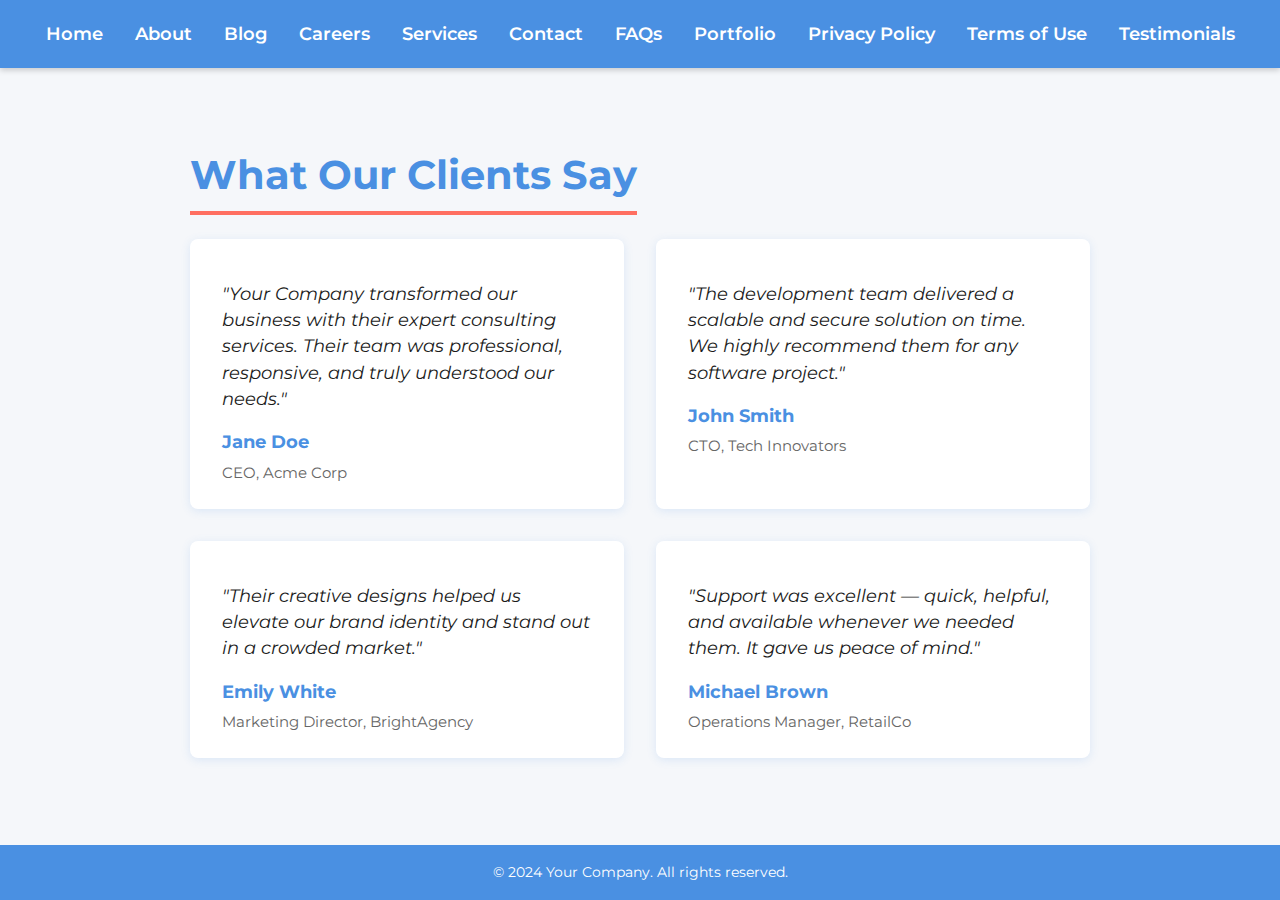
<file: modified website/testimonials/testimonials.html>
<!DOCTYPE html>
<html lang="en">
<head>
  <meta charset="UTF-8" />
  <meta name="viewport" content="width=device-width, initial-scale=1" />
  <title>Testimonials - Your Company</title>
  <style>
    @import url('https://fonts.googleapis.com/css2?family=Montserrat:wght@400;700&display=swap');

    :root {
      --color-primary: #4a90e2;
      --color-secondary: #f5f7fa;
      --color-accent: #ff6f61;
      --color-dark: #1a1a1a;
      --color-light-text: #666666;
    }

    body {
      margin: 0;
      font-family: 'Montserrat', sans-serif;
      background-color: var(--color-secondary);
      color: var(--color-dark);
      line-height: 1.6;
      min-height: 100vh;
      display: flex;
      flex-direction: column;
    }

    header {
      background-color: var(--color-primary);
      color: white;
      padding: 1.25rem 2rem;
      position: sticky;
      top: 0;
      z-index: 1000;
      box-shadow: 0 2px 6px rgba(0,0,0,0.2);
    }

    header nav {
      display: flex;
      justify-content: center;
      gap: 2rem;
      flex-wrap: wrap;
    }

    header nav a {
      color: white;
      text-decoration: none;
      font-weight: 600;
      font-size: 1.1rem;
      transition: color 0.3s ease;
    }

    header nav a:hover,
    header nav a:focus {
      color: var(--color-accent);
      outline: none;
    }

    main {
      max-width: 900px;
      margin: 3rem auto 4rem auto;
      padding: 0 1rem;
      flex-grow: 1;
    }

    h1 {
      font-size: 2.5rem;
      color: var(--color-primary);
      margin-bottom: 1.5rem;
      border-bottom: 4px solid var(--color-accent);
      display: inline-block;
      padding-bottom: 0.25rem;
    }

    #testimonials {
      display: grid;
      gap: 2rem;
      grid-template-columns: repeat(auto-fit, minmax(280px, 1fr));
    }

    .testimonial-card {
      background: white;
      padding: 1.5rem 2rem;
      border-radius: 8px;
      box-shadow: 0 2px 10px rgba(74, 144, 226, 0.15);
      transition: box-shadow 0.3s ease;
      cursor: default;
      outline-offset: 4px;
    }

    .testimonial-card:hover,
    .testimonial-card:focus-within {
      box-shadow: 0 6px 20px rgba(255, 111, 97, 0.3);
      outline: none;
    }

    .testimonial-text {
      font-style: italic;
      font-size: 1.1rem;
      color: var(--color-dark);
      margin-bottom: 1rem;
      line-height: 1.5;
    }

    .testimonial-author {
      font-weight: 700;
      color: var(--color-primary);
      font-size: 1.1rem;
    }

    .testimonial-role {
      color: var(--color-light-text);
      font-size: 0.95rem;
      margin-top: 0.25rem;
    }

    footer {
      text-align: center;
      padding: 1rem;
      background-color: var(--color-primary);
      color: white;
      font-size: 0.9rem;
      margin-top: auto;
    }

    /* Responsive */
    @media (max-width: 600px) {
      main {
        margin: 2rem 0 3rem 0;
        padding: 0 1rem;
      }
    }
  </style>
</head>
<body>
  <header>
    <nav aria-label="Primary navigation">
      <a href="index.html">Home</a>
      <a href="about.html">About</a>
      <a href="blog.html">Blog</a>
      <a href="careers.html">Careers</a>
      <a href="services.html">Services</a>
      <a href="contact.html">Contact</a>
      <a href="faqs.html">FAQs</a>
      <a href="portfolio.html">Portfolio</a>
      <a href="privacy.html">Privacy Policy</a>
      <a href="terms.html">Terms of Use</a>
      <a href="testimonials.html" aria-current="page">Testimonials</a>
    </nav>
  </header>

  <main>
    <h1>What Our Clients Say</h1>
    <section id="testimonials" aria-label="Client testimonials">
      <article class="testimonial-card" tabindex="0">
        <p class="testimonial-text">"Your Company transformed our business with their expert consulting services. Their team was professional, responsive, and truly understood our needs."</p>
        <div class="testimonial-author">Jane Doe</div>
        <div class="testimonial-role">CEO, Acme Corp</div>
      </article>
      <article class="testimonial-card" tabindex="0">
        <p class="testimonial-text">"The development team delivered a scalable and secure solution on time. We highly recommend them for any software project."</p>
        <div class="testimonial-author">John Smith</div>
        <div class="testimonial-role">CTO, Tech Innovators</div>
      </article>
      <article class="testimonial-card" tabindex="0">
        <p class="testimonial-text">"Their creative designs helped us elevate our brand identity and stand out in a crowded market."</p>
        <div class="testimonial-author">Emily White</div>
        <div class="testimonial-role">Marketing Director, BrightAgency</div>
      </article>
      <article class="testimonial-card" tabindex="0">
        <p class="testimonial-text">"Support was excellent — quick, helpful, and available whenever we needed them. It gave us peace of mind."</p>
        <div class="testimonial-author">Michael Brown</div>
        <div class="testimonial-role">Operations Manager, RetailCo</div>
      </article>
    </section>
  </main>

  <footer>
    &copy; 2024 Your Company. All rights reserved.
  </footer>
</body>
</html>
</file>
<file: modified website/css/style.css>
/* CSS Variables */
:root {
    --primary-blue: #2563eb;
    --dark-gray: #1f2937;
    --light-gray: #f3f4f6;
    --accent-green: #10b981;
    --white: #ffffff;
    --text-dark: #374151;
    --text-light: #6b7280;
}

        /* Reset and Base Styles */
        * {
            margin: 0;
            padding: 0;
            box-sizing: border-box;
        }

        body {
            font-family: 'Inter', -apple-system, BlinkMacSystemFont, sans-serif;
            line-height: 1.6;
            color: var(--text-dark);
            overflow-x: hidden;
        }

        /* Header and Navigation */
        .header {
            background: var(--white);
            box-shadow: 0 2px 10px rgba(0,0,0,0.1);
            position: fixed;
            width: 100%;
            top: 0;
            z-index: 1000;
            transition: all 0.3s ease;
        }

        .nav-container {
            max-width: 1200px;
            margin: 0 auto;
            display: flex;
            justify-content: space-between;
            align-items: center;
            padding: 1rem 2rem;
        }

        .logo {
            font-size: 1.8rem;
            font-weight: bold;
            color: var(--primary-blue);
            text-decoration: none;
        }

        .nav-menu {
            display: flex;
            list-style: none;
            gap: 2rem;
        }

        .nav-menu a {
            text-decoration: none;
            color: var(--text-dark);
            font-weight: 500;
            transition: color 0.3s ease;
            position: relative;
        }

        .nav-menu a:hover {
            color: var(--primary-blue);
        }

        .nav-menu a::after {
            content: '';
            position: absolute;
            width: 0;
            height: 2px;
            bottom: -5px;
            left: 0;
            background: var(--primary-blue);
            transition: width 0.3s ease;
        }

        .nav-menu a:hover::after {
            width: 100%;
        }

        .mobile-menu-toggle {
            display: none;
            background: none;
            border: none;
            font-size: 1.5rem;
            cursor: pointer;
        }

        /* Hero Section */
        .hero {
            background: linear-gradient(135deg, var(--primary-blue) 0%, var(--dark-gray) 100%);
            color: var(--white);
            padding: 150px 0 100px;
            text-align: center;
            position: relative;
            overflow: hidden;
        }

        .hero::before {
            content: '';
            position: absolute;
            top: 0;
            left: 0;
            right: 0;
            bottom: 0;
            background: url('data:image/svg+xml,<svg xmlns="http://www.w3.org/2000/svg" viewBox="0 0 100 100"><defs><pattern id="grid" width="10" height="10" patternUnits="userSpaceOnUse"><path d="M 10 0 L 0 0 0 10" fill="none" stroke="rgba(255,255,255,0.1)" stroke-width="0.5"/></pattern></defs><rect width="100" height="100" fill="url(%23grid)"/></svg>');
            opacity: 0.3;
        }

        .hero-content {
            max-width: 800px;
            margin: 0 auto;
            padding: 0 2rem;
            position: relative;
            z-index: 1;
        }

        .hero h1 {
            font-size: 3.5rem;
            font-weight: bold;
            margin-bottom: 1rem;
            animation: fadeInUp 1s ease;
        }

        .hero p {
            font-size: 1.3rem;
            margin-bottom: 2rem;
            animation: fadeInUp 1s ease 0.2s both;
        }

        .cta-buttons {
            display: flex;
            gap: 1rem;
            justify-content: center;
            flex-wrap: wrap;
            margin-top: 2rem;
            animation: fadeInUp 1s ease 0.4s both;
        }

        .btn {
            padding: 12px 30px;
            border: none;
            border-radius: 50px;
            font-weight: 600;
            text-decoration: none;
            display: inline-block;
            transition: all 0.3s ease;
            cursor: pointer;
            font-size: 1rem;
        }

        .btn-primary {
            background: var(--accent-green);
            color: var(--white);
        }

        .btn-primary:hover {
            background: #059669;
            transform: translateY(-2px);
        }

        .btn-secondary {
            background: transparent;
            color: var(--white);
            border: 2px solid var(--white);
        }

        .btn-secondary:hover {
            background: var(--white);
            color: var(--primary-blue);
        }

        /* Services Section */
        .services {
            padding: 100px 0;
            background: var(--light-gray);
        }

        .container {
            max-width: 1200px;
            margin: 0 auto;
            padding: 0 2rem;
        }

        .section-title {
            text-align: center;
            margin-bottom: 3rem;
        }

        .section-title h2 {
            font-size: 2.5rem;
            margin-bottom: 1rem;
            color: var(--dark-gray);
        }

        .section-title p {
            font-size: 1.1rem;
            color: var(--text-light);
            max-width: 600px;
            margin: 0 auto;
        }

        .services-grid {
            display: grid;
            grid-template-columns: repeat(auto-fit, minmax(350px, 1fr));
            gap: 2rem;
            margin-top: 3rem;
        }

        .service-card {
            background: var(--white);
            padding: 2.5rem;
            border-radius: 15px;
            box-shadow: 0 10px 30px rgba(0,0,0,0.1);
            transition: all 0.3s ease;
            text-align: center;
        }

        .service-card:hover {
            transform: translateY(-10px);
            box-shadow: 0 20px 40px rgba(0,0,0,0.15);
        }

        .service-icon {
            width: 80px;
            height: 80px;
            background: linear-gradient(135deg, var(--primary-blue), var(--accent-green));
            border-radius: 50%;
            display: flex;
            align-items: center;
            justify-content: center;
            margin: 0 auto 1.5rem;
            font-size: 2rem;
            color: var(--white);
        }

        .service-card h3 {
            font-size: 1.5rem;
            margin-bottom: 1rem;
            color: var(--dark-gray);
        }

        .service-card p {
            color: var(--text-light);
            margin-bottom: 1.5rem;
        }

        /* About Preview Section */
        .about-preview {
            padding: 100px 0;
            background: var(--white);
        }

        .about-content {
            display: grid;
            grid-template-columns: 1fr 1fr;
            gap: 4rem;
            align-items: center;
        }

        .about-text h2 {
            font-size: 2.5rem;
            margin-bottom: 1.5rem;
            color: var(--dark-gray);
        }

        .about-text p {
            margin-bottom: 1.5rem;
            color: var(--text-light);
        }

        .stats {
            display: grid;
            grid-template-columns: repeat(2, 1fr);
            gap: 2rem;
            margin-top: 2rem;
        }

        .stat-item {
            text-align: center;
        }

        .stat-number {
            font-size: 2.5rem;
            font-weight: bold;
            color: var(--primary-blue);
            display: block;
        }

        .stat-label {
            color: var(--text-light);
            font-size: 0.9rem;
        }

        /* Footer */
        .footer {
            background: var(--dark-gray);
            color: var(--white);
            padding: 60px 0 20px;
        }

        .footer-content {
            display: grid;
            grid-template-columns: repeat(auto-fit, minmax(250px, 1fr));
            gap: 3rem;
            margin-bottom: 2rem;
        }

        .footer-section h3 {
            margin-bottom: 1.5rem;
            color: var(--white);
        }

        .footer-section ul {
            list-style: none;
        }

        .footer-section ul li {
            margin-bottom: 0.5rem;
        }

        .footer-section ul li a {
            color: #9ca3af;
            text-decoration: none;
            transition: color 0.3s ease;
        }

        .footer-section ul li a:hover {
            color: var(--accent-green);
        }

        .social-links {
            display: flex;
            gap: 1rem;
            margin-top: 1rem;
        }

        .social-links a {
            width: 40px;
            height: 40px;
            background: var(--primary-blue);
            border-radius: 50%;
            display: flex;
            align-items: center;
            justify-content: center;
            color: var(--white);
            text-decoration: none;
            transition: all 0.3s ease;
        }

        .social-links a:hover {
            background: var(--accent-green);
            transform: translateY(-2px);
        }

        .footer-bottom {
            border-top: 1px solid #374151;
            padding-top: 2rem;
            text-align: center;
            color: #9ca3af;
        }

        /* Page Navigation */
        .page-nav {
            background: var(--primary-blue);
            padding: 1rem 0;
            margin-top: 80px;
        }

        .page-nav ul {
            display: flex;
            justify-content: center;
            list-style: none;
            gap: 2rem;
            flex-wrap: wrap;
        }

        .page-nav a {
            color: var(--white);
            text-decoration: none;
            padding: 0.5rem 1rem;
            border-radius: 25px;
            transition: background 0.3s ease;
        }

        .page-nav a:hover {
            background: rgba(255,255,255,0.2);
        }

        /* Animations */
        @keyframes fadeInUp {
            from {
                opacity: 0;
                transform: translateY(30px);
            }
            to {
                opacity: 1;
                transform: translateY(0);
            }
        }

        /* Responsive Design */
        @media (max-width: 768px) {
            .nav-menu {
                display: none;
                position: absolute;
                top: 100%;
                left: 0;
                width: 100%;
                background: var(--white);
                flex-direction: column;
                padding: 1rem;
                box-shadow: 0 2px 10px rgba(0,0,0,0.1);
            }

            .nav-menu.active {
                display: flex;
            }

            .mobile-menu-toggle {
                display: block;
            }

            .hero h1 {
                font-size: 2.5rem;
            }

            .about-content {
                grid-template-columns: 1fr;
                gap: 2rem;
            }

            .services-grid {
                grid-template-columns: 1fr;
            }

            .cta-buttons {
                flex-direction: column;
                align-items: center;
            }

            .page-nav ul {
                flex-direction: column;
                align-items: center;
            }
        }

        /* Hidden pages container */
        .page-content {
            display: none;
            padding: 100px 0 50px;
            min-height: 80vh;
        }

        .page-content.active {
            display: block;
        }

        /* Additional page styles */
        .page-header {
            background: linear-gradient(135deg, var(--primary-blue), var(--dark-gray));
            color: var(--white);
            padding: 100px 0 50px;
            text-align: center;
        }

        .page-header h1 {
            font-size: 3rem;
            margin-bottom: 1rem;
        }

        .content-section {
            margin: 3rem 0;
        }

        .team-grid {
            display: grid;
            grid-template-columns: repeat(auto-fit, minmax(250px, 1fr));
            gap: 2rem;
            margin: 2rem 0;
        }

        .team-member {
            background: var(--white);
            padding: 2rem;
            border-radius: 15px;
            box-shadow: 0 5px 15px rgba(0,0,0,0.1);
            text-align: center;
        }

        .team-avatar {
            width: 100px;
            height: 100px;
            border-radius: 50%;
            background: linear-gradient(135deg, var(--primary-blue), var(--accent-green));
            margin: 0 auto 1rem;
            display: flex;
            align-items: center;
            justify-content: center;
            color: var(--white);
            font-size: 2rem;
        }

        .portfolio-grid {
            display: grid;
            grid-template-columns: repeat(auto-fit, minmax(300px, 1fr));
            gap: 2rem;
            margin: 2rem 0;
        }

        .portfolio-item {
            background: var(--white);
            border-radius: 15px;
            overflow: hidden;
            box-shadow: 0 5px 15px rgba(0,0,0,0.1);
            transition: transform 0.3s ease;
        }

        .portfolio-item:hover {
            transform: translateY(-5px);
        }

        .portfolio-image {
            height: 200px;
            background: linear-gradient(135deg, var(--primary-blue), var(--accent-green));
            display: flex;
            align-items: center;
            justify-content: center;
            color: var(--white);
            font-size: 3rem;
        }

        .portfolio-content {
            padding: 1.5rem;
        }

        .contact-form {
            background: var(--white);
            padding: 2rem;
            border-radius: 15px;
            box-shadow: 0 5px 15px rgba(0,0,0,0.1);
            margin: 2rem 0;
        }

        .form-group {
            margin-bottom: 1.5rem;
        }

        .form-group label {
            display: block;
            margin-bottom: 0.5rem;
            font-weight: 600;
            color: var(--text-dark);
        }

        .form-group input,
        .form-group textarea,
        .form-group select {
            width: 100%;
            padding: 0.75rem;
            border: 2px solid #e5e7eb;
            border-radius: 8px;
            font-size: 1rem;
            transition: border-color 0.3s ease;
        }

        .form-group input:focus,
        .form-group textarea:focus,
        .form-group select:focus {
            outline: none;
            border-color: var(--primary-blue);
        }

        .faq-item {
            background: var(--white);
            margin-bottom: 1rem;
            border-radius: 8px;
            overflow: hidden;
            box-shadow: 0 2px 5px rgba(0,0,0,0.1);
        }

        .faq-question {
            background: var(--light-gray);
            padding: 1.5rem;
            cursor: pointer;
            font-weight: 600;
            display: flex;
            justify-content: space-between;
            align-items: center;
        }

        .faq-answer {
            padding: 1.5rem;
            display: none;
        }

        .faq-answer.active {
            display: block;
        }

        .breadcrumb {
            padding: 1rem 0;
            color: var(--text-light);
        }

        .breadcrumb a {
            color: var(--primary-blue);
            text-decoration: none;
        }
    /* Footer Styles */
.footer {
    background: linear-gradient(135deg, #1a1a1a, #333);
    color: #fff;
    padding: 2rem 0;
    font-family: 'Arial', sans-serif;
}

.footer-container {
    display: flex;
    flex-wrap: wrap;
    justify-content: space-between;
    max-width: 1200px;
    margin: 0 auto;
    padding: 0 1rem;
}

.footer-section {
    flex: 1 1 30%;
    margin: 1rem;
}

.footer-section h3 {
    margin-bottom: 1rem;
    font-size: 1.5rem;
    color: #ffcc00; /* Highlight color for headings */
}

.footer-section p {
    margin: 0.5rem 0;
}

.footer-section a {
    color: #ffcc00; /* Highlight color for links */
    text-decoration: none;
    transition: color 0.3s ease;
}

.footer-section a:hover {
    color: #fff; /* Change color on hover */
    text-decoration: underline;
}

.social-links {
    list-style: none;
    padding: 0;
}

.social-links li {
    display: inline;
    margin-right: 1rem;
}

.newsletter-form {
    display: flex;
    margin-top: 1rem;
}

.newsletter-form input {
    flex: 1;
    padding: 0.5rem;
    border: none;
    border-radius: 5px;
    margin-right: 0.5rem;
}

.newsletter-form button {
    padding: 0.5rem 1rem;
    border: none;
    border-radius: 5px;
    background-color: #ffcc00; /* Button color */
    color: #333;
    cursor: pointer;
    transition: background-color 0.3s ease;
}

.newsletter-form button:hover {
    background-color: #e6b800; /* Darker shade on hover */
}

.footer-bottom {
    background: #111;
    padding: 1rem 0;
    text-align: center;
}

.footer-copy-container {
    display: flex;
    justify-content: space-between;
    align-items: center;
    max-width: 1200px;
    margin: 0 auto;
    padding: 0 1rem;
}

.footer-quick-links {
    list-style: none;
    padding: 0;
}

.footer-quick-links li {
    display: inline;
    margin-right: 1rem;
}

.footer-quick-links a {
    color: #ffcc00; /* Highlight color for quick links */
    text-decoration: none;
}

.footer-quick-links a:hover {
    text-decoration: underline;
}

/* Responsive Styles */
@media (max-width: 768px) {
    .footer-container {
        flex-direction: column;
        align-items: center;
    }

    .footer-section {
        flex: 1 1 100%;
        text-align: center;
    }

    .newsletter-form {
        flex-direction: column;
    }

    .newsletter-form input {
        margin-bottom: 0.5rem;
        width: 100%;
    }

    .footer-bottom {
        flex-direction: column;
        text-align: center;
    }
}
</file>
